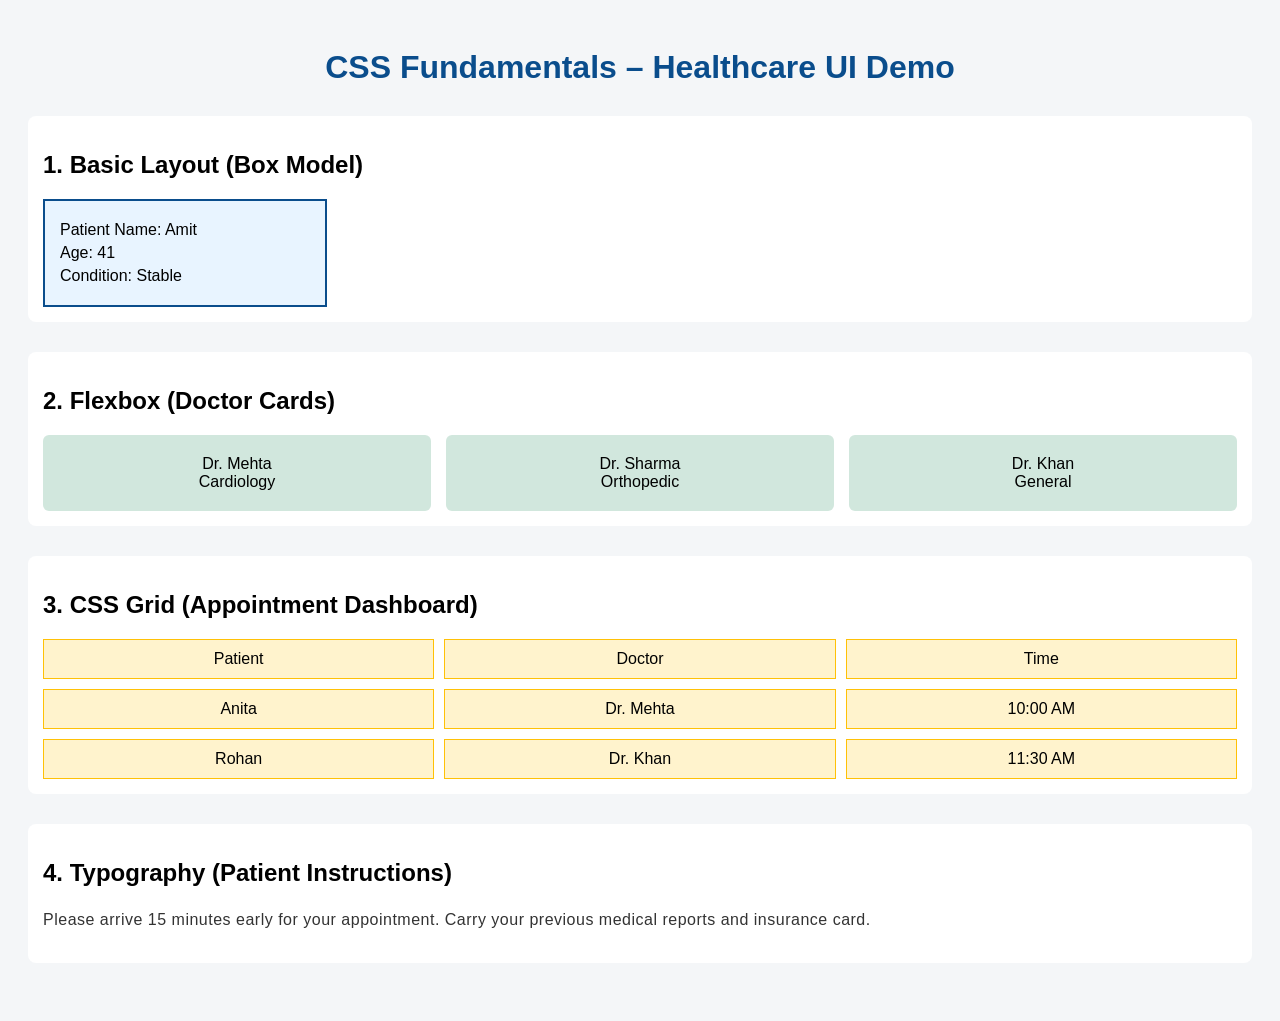
<file: Day07/Labs/RegistrationFoundation/RegistrationFoundation/wwwroot/Index.html>
﻿<!DOCTYPE html>
<html lang="en">
<head>
    <meta charset="UTF-8">
    <title>CSS Fundamentals Demo - Healthcare</title>
    <link rel="stylesheet" href="styles.css">
</head>
<body>

    <h1 class="page-title">CSS Fundamentals – Healthcare UI Demo</h1>

    <!-- SECTION 1: BASIC LAYOUT -->
    <section class="box-layout">
        <h2>1. Basic Layout (Box Model)</h2>
        <div class="card">
            <p>Patient Name: Amit</p>
            <p>Age: 41</p>
            <p>Condition: Stable</p>
        </div>
    </section>

    <!-- SECTION 2: FLEXBOX -->
    <section class="flex-layout">
        <h2>2. Flexbox (Doctor Cards)</h2>
        <div class="flex-container">
            <div class="doctor-card">Dr. Mehta<br>Cardiology</div>
            <div class="doctor-card">Dr. Sharma<br>Orthopedic</div>
            <div class="doctor-card">Dr. Khan<br>General</div>
        </div>
    </section>

    <!-- SECTION 3: GRID -->
    <section class="grid-layout">
        <h2>3. CSS Grid (Appointment Dashboard)</h2>
        <div class="grid-container">
            <div class="grid-item">Patient</div>
            <div class="grid-item">Doctor</div>
            <div class="grid-item">Time</div>
            <div class="grid-item">Anita</div>
            <div class="grid-item">Dr. Mehta</div>
            <div class="grid-item">10:00 AM</div>
            <div class="grid-item">Rohan</div>
            <div class="grid-item">Dr. Khan</div>
            <div class="grid-item">11:30 AM</div>
        </div>
    </section>

    <!-- SECTION 4: TYPOGRAPHY -->
    <section class="typography">
        <h2>4. Typography (Patient Instructions)</h2>
        <p class="note">
            Please arrive 15 minutes early for your appointment.
            Carry your previous medical reports and insurance card.
        </p>
    </section>

</body>
</html>
</file>
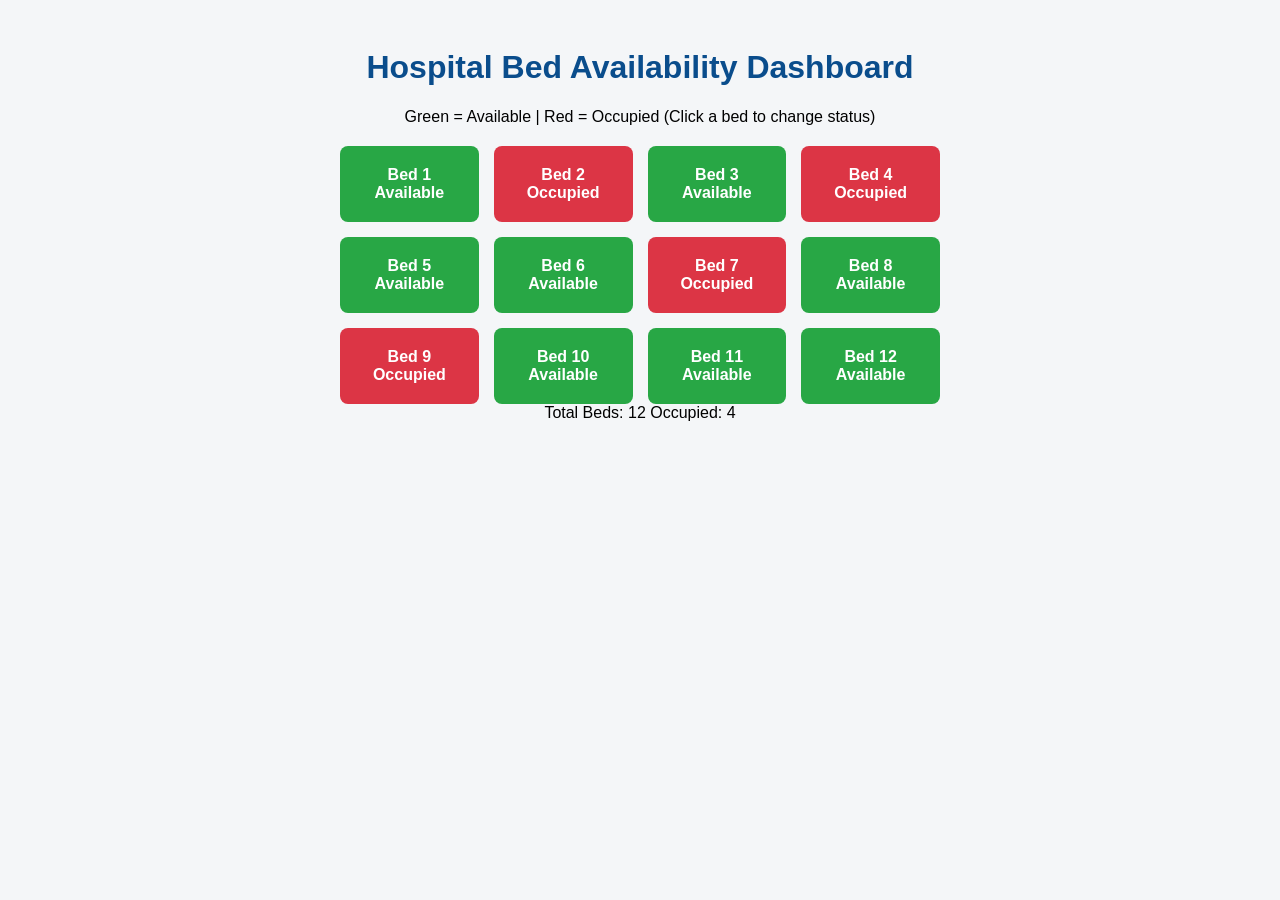
<file: Day07/Labs/RegistrationFoundation/RegistrationFoundation/wwwroot/bed-dashboard.html>
﻿<!DOCTYPE html>
<html lang="en">
<head>
    <meta charset="UTF-8">
    <title>Hospital Bed Availability Dashboard</title>

    <!-- Link CSS -->
    <link rel="stylesheet" href="bed-dashboard.css">
</head>
<body>

    <h1>Hospital Bed Availability Dashboard</h1>
    <p class="subtitle">
        Green = Available | Red = Occupied
        (Click a bed to change status)
    </p>

    <!-- Bed Grid -->
    <div class="bed-container" id="bedContainer">
        <!-- Beds will be generated by JavaScript -->

    </div>
    <div class="counter" id="counter">
    </div>

    <!-- Link JavaScript -->
    <script src="bed-dashboard.js"></script>

</body>
</html>
</file>
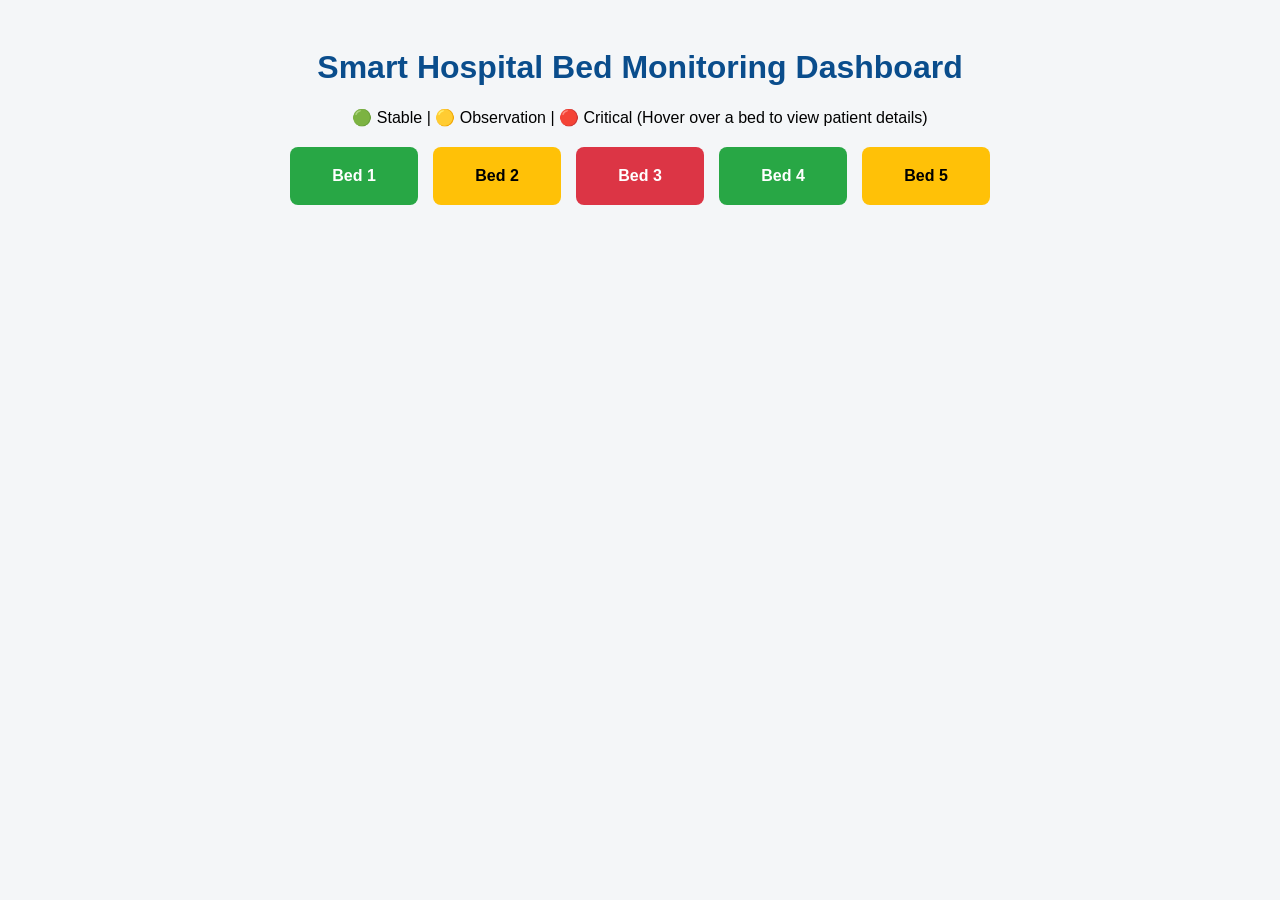
<file: Day07/Labs/RegistrationFoundation/RegistrationFoundation/wwwroot/bed-vitals.html>
﻿<!DOCTYPE html>
<html lang="en">
<head>
    <meta charset="UTF-8">
    <title>Smart Hospital Bed Monitoring Dashboard</title>

    <!-- Link CSS -->
    <link rel="stylesheet" href="bed-vitals.css">
</head>
<body>

    <h1>Smart Hospital Bed Monitoring Dashboard</h1>
    <p class="subtitle">
        🟢 Stable | 🟡 Observation | 🔴 Critical
        (Hover over a bed to view patient details)
    </p>
   
        <!-- Bed grid -->
        <div class="bed-container" id="bedContainer">
            <!-- Beds generated by JavaScript -->
        </div>

        <!-- Link JavaScript -->
        <script src="bed-vitals.js"></script>

</body>
</html>
</file>
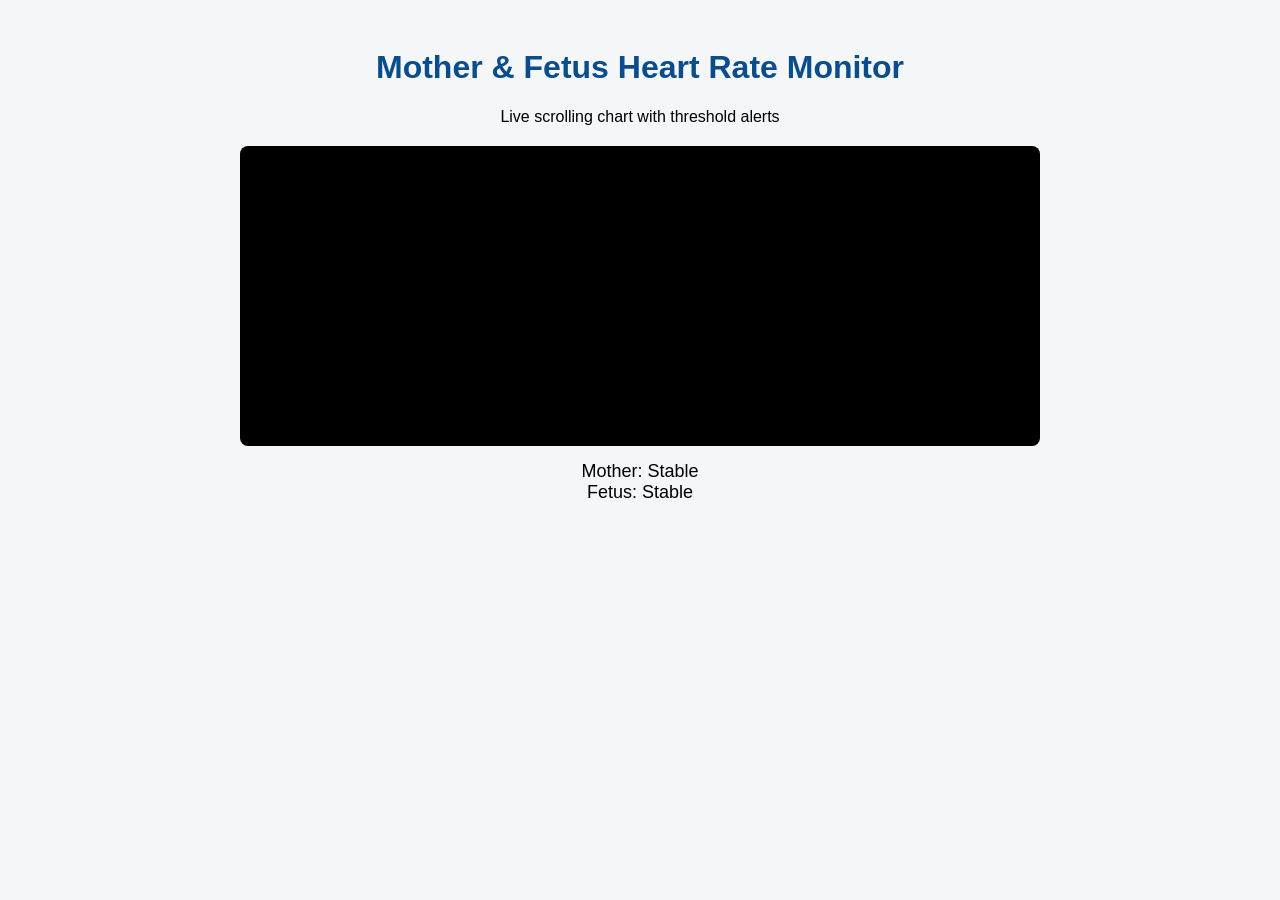
<file: Day07/Labs/RegistrationFoundation/RegistrationFoundation/wwwroot/fetal-chart.html>
﻿<!DOCTYPE html>
<html lang="en">
<head>
    <meta charset="UTF-8">
    <title>Mother & Fetus Heart Rate – Live Monitor</title>
    <link rel="stylesheet" href="fetal-chart.css">
</head>
<body>

    <h1>Mother & Fetus Heart Rate Monitor</h1>
    <p class="subtitle">
        Live scrolling chart with threshold alerts
    </p>

    <div class="dashboard">

        <!-- Chart -->
        <canvas id="heartChart" width="800" height="300"></canvas>

        <!-- Status Panel -->
        <div class="status-panel">
            <div id="motherStatus">Mother: Stable</div>
            <div id="fetusStatus">Fetus: Stable</div>
        </div>

    </div>

    <script src="fetal-chart.js"></script>
</body>
</html>
</file>
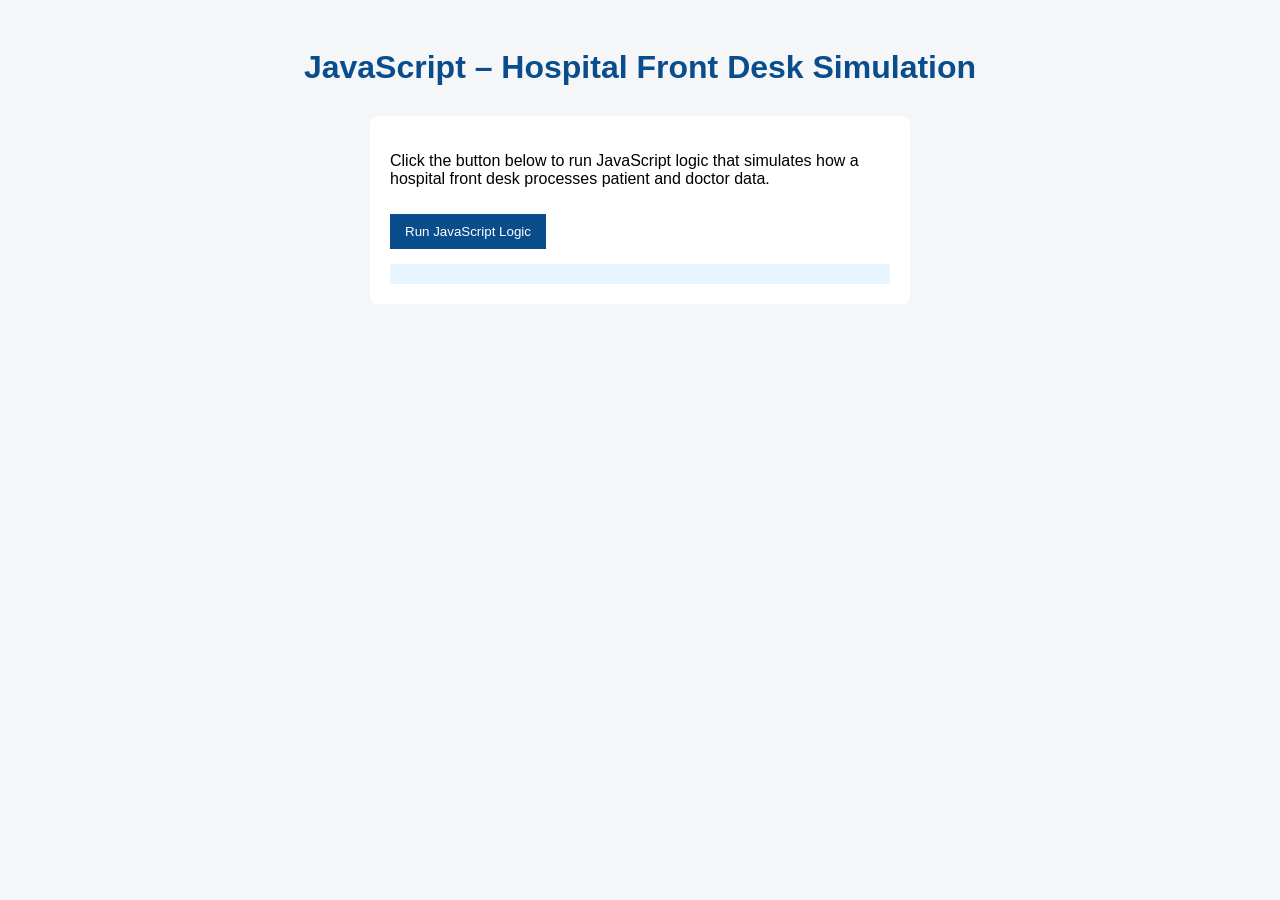
<file: Day07/Labs/RegistrationFoundation/RegistrationFoundation/wwwroot/js-essentials.html>
﻿<!DOCTYPE html>
<html lang="en">
<head>
    <meta charset="UTF-8">
    <title>JavaScript Essentials – Hospital Front Desk Simulation</title>

    <!-- Simple internal CSS for layout -->
    <style>
        body {
            font-family: Arial, sans-serif;
            background-color: #f4f6f8;
            padding: 20px;
        }

        h1 {
            color: #0a4d8c;
            text-align: center;
        }

        .card {
            background-color: white;
            padding: 20px;
            max-width: 500px;
            margin: 30px auto;
            border-radius: 8px;
        }

        button {
            padding: 10px 15px;
            background-color: #0a4d8c;
            color: white;
            border: none;
            cursor: pointer;
            margin-top: 10px;
        }

        #output {
            margin-top: 15px;
            background-color: #e8f4ff;
            padding: 10px;
        }
    </style>
</head>
<body>

    <h1>JavaScript – Hospital Front Desk Simulation</h1>

    <div class="card">
        <p>
            Click the button below to run JavaScript logic that simulates
            how a hospital front desk processes patient and doctor data.
        </p>

        <!-- Button triggers JavaScript function -->
        <button onclick="runDemo()">Run JavaScript Logic</button>

        <!-- Output will be generated dynamically -->
        <div id="output"></div>
    </div>

    <!-- Link external JavaScript file -->
    <script src="js-essentials.js"></script>

</body>
</html>
</file>
<file: Day07/Labs/RegistrationFoundation/RegistrationFoundation/wwwroot/styles.css>
﻿/* GENERAL PAGE STYLING */
body {
    font-family: Arial, sans-serif;
    background-color: #f4f6f8;
    padding: 20px;
}

/* MAIN PAGE TITLE */
.page-title {
    text-align: center;
    color: #0a4d8c;
    margin-bottom: 30px;
}

/* COMMON SECTION STYLE */
section {
    background-color: white;
    padding: 15px;
    margin-bottom: 30px;
    border-radius: 8px;
}

/* ------------------------------------------------ */
/* 1. BASIC LAYOUT – BOX MODEL */
/* ------------------------------------------------ */
.card {
    width: 250px;
    padding: 15px;
    border: 2px solid #0a4d8c;
    background-color: #e8f4ff;
}

    /* Shows margin, padding, border clearly */
    .card p {
        margin: 5px 0;
    }

/* ------------------------------------------------ */
/* 2. FLEXBOX – ONE DIRECTION LAYOUT */
/* ------------------------------------------------ */
.flex-container {
    display: flex; /* Enables flexbox */
    gap: 15px; /* Space between cards */
    justify-content: space-between;
}

.doctor-card {
    flex: 1; /* Equal width cards */
    background-color: #d1e7dd;
    padding: 20px;
    text-align: center;
    border-radius: 6px;
}

/* ------------------------------------------------ */
/* 3. GRID – TWO DIMENSION LAYOUT */
/* ------------------------------------------------ */
.grid-container {
    display: grid; /* Enables grid */
    grid-template-columns: repeat(3, 1fr); /* 3 equal columns */
    gap: 10px;
}

.grid-item {
    background-color: #fff3cd;
    padding: 10px;
    text-align: center;
    border: 1px solid #ffc107;
}

/* ------------------------------------------------ */
/* 4. TYPOGRAPHY – READABILITY */
/* ------------------------------------------------ */
.typography .note {
    font-size: 16px; /* Comfortable reading size */
    line-height: 1.6; /* Spacing between lines */
    letter-spacing: 0.5px; /* Improves clarity */
    color: #333;
}
</file>
<file: Day07/Labs/RegistrationFoundation/RegistrationFoundation/wwwroot/bed-dashboard.css>
﻿/* Page styling */
body {
    font-family: Arial, sans-serif;
    background-color: #f4f6f8;
    padding: 20px;
    text-align: center;
}

/* Title styling */
h1 {
    color: #0a4d8c;
}

.subtitle {
    margin-bottom: 20px;
}

/* Container uses CSS GRID */
.bed-container {
    display: grid;
    grid-template-columns: repeat(4, 1fr); /* 5 beds per row */
    gap: 15px;
    max-width: 600px;
    margin: auto;
}

/* Base bed style */
.bed {
    padding: 20px;
    border-radius: 8px;
    color: white;
    cursor: pointer;
    font-weight: bold;
}

/* Available bed */
.available {
    background-color: #28a745; /* Green */
}

/* Occupied bed */
.occupied {
    background-color: #dc3545; /* Red */
}
</file>
<file: Day07/Labs/RegistrationFoundation/RegistrationFoundation/wwwroot/bed-vitals.css>
﻿/* ===============================
   Page Styling
   =============================== */
body {
    font-family: Arial, sans-serif;
    background-color: #f4f6f8;
    padding: 20px;
    text-align: center;
}

h1 {
    color: #0a4d8c;
}

.subtitle {
    margin-bottom: 20px;
}

/* ===============================
   Bed Grid Layout (CSS Grid)
   =============================== */
.bed-container {
    display: grid;
    grid-template-columns: repeat(5, 1fr);
    gap: 15px;
    max-width: 700px;
    margin: auto;
}

/* ===============================
   Base Bed Style
   =============================== */
.bed {
    position: relative;
    padding: 20px;
    border-radius: 8px;
    color: white;
    font-weight: bold;
    cursor: pointer;
}

/* ===============================
   Bed States
   =============================== */
.stable {
    background-color: #28a745; /* Green */
}

.observation {
    background-color: #ffc107; /* Yellow */
    color: black;
}

/* CRITICAL BED (BLINKING) */
.critical {
    background-color: #dc3545;
    animation: blinkCritical 1s infinite;
}

/* ===============================
   BLINK ANIMATION
   =============================== */
@keyframes blinkCritical {
    0% {
        opacity: 1;
    }

    50% {
        opacity: 0.3;
    }

    100% {
        opacity: 1;
    }
}

/* ===============================
   Tooltip Styling
   =============================== */
.tooltip {
    visibility: hidden;
    position: absolute;
    bottom: 110%;
    left: 50%;
    transform: translateX(-50%);
    background-color: #333;
    color: white;
    padding: 10px;
    border-radius: 6px;
    width: 220px;
    font-size: 13px;
    text-align: left;
    z-index: 10;
}

    .tooltip::after {
        content: "";
        position: absolute;
        top: 100%;
        left: 50%;
        margin-left: -5px;
        border-width: 5px;
        border-style: solid;
        border-color: #333 transparent transparent transparent;
    }

/* Show tooltip on hover */
.bed:hover .tooltip {
    visibility: visible;
}
</file>
<file: Day07/Labs/RegistrationFoundation/RegistrationFoundation/wwwroot/fetal-chart.css>
﻿body {
    font-family: Arial, sans-serif;
    background-color: #f4f6f8;
    text-align: center;
    padding: 20px;
}

h1 {
    color: #0a4d8c;
}

.subtitle {
    margin-bottom: 20px;
}

.dashboard {
    display: flex;
    flex-direction: column;
    align-items: center;
}

/* Chart border */
canvas {
    background-color: black;
    border-radius: 8px;
}

/* Status panel */
.status-panel {
    margin-top: 15px;
    font-size: 18px;
}

/* Alert styles */
.warning {
    color: #ffc107;
}

.critical {
    color: #dc3545;
    animation: blink 1s infinite;
}

@keyframes blink {
    0% {
        opacity: 1;
    }

    50% {
        opacity: 0.3;
    }

    100% {
        opacity: 1;
    }
}
</file>
